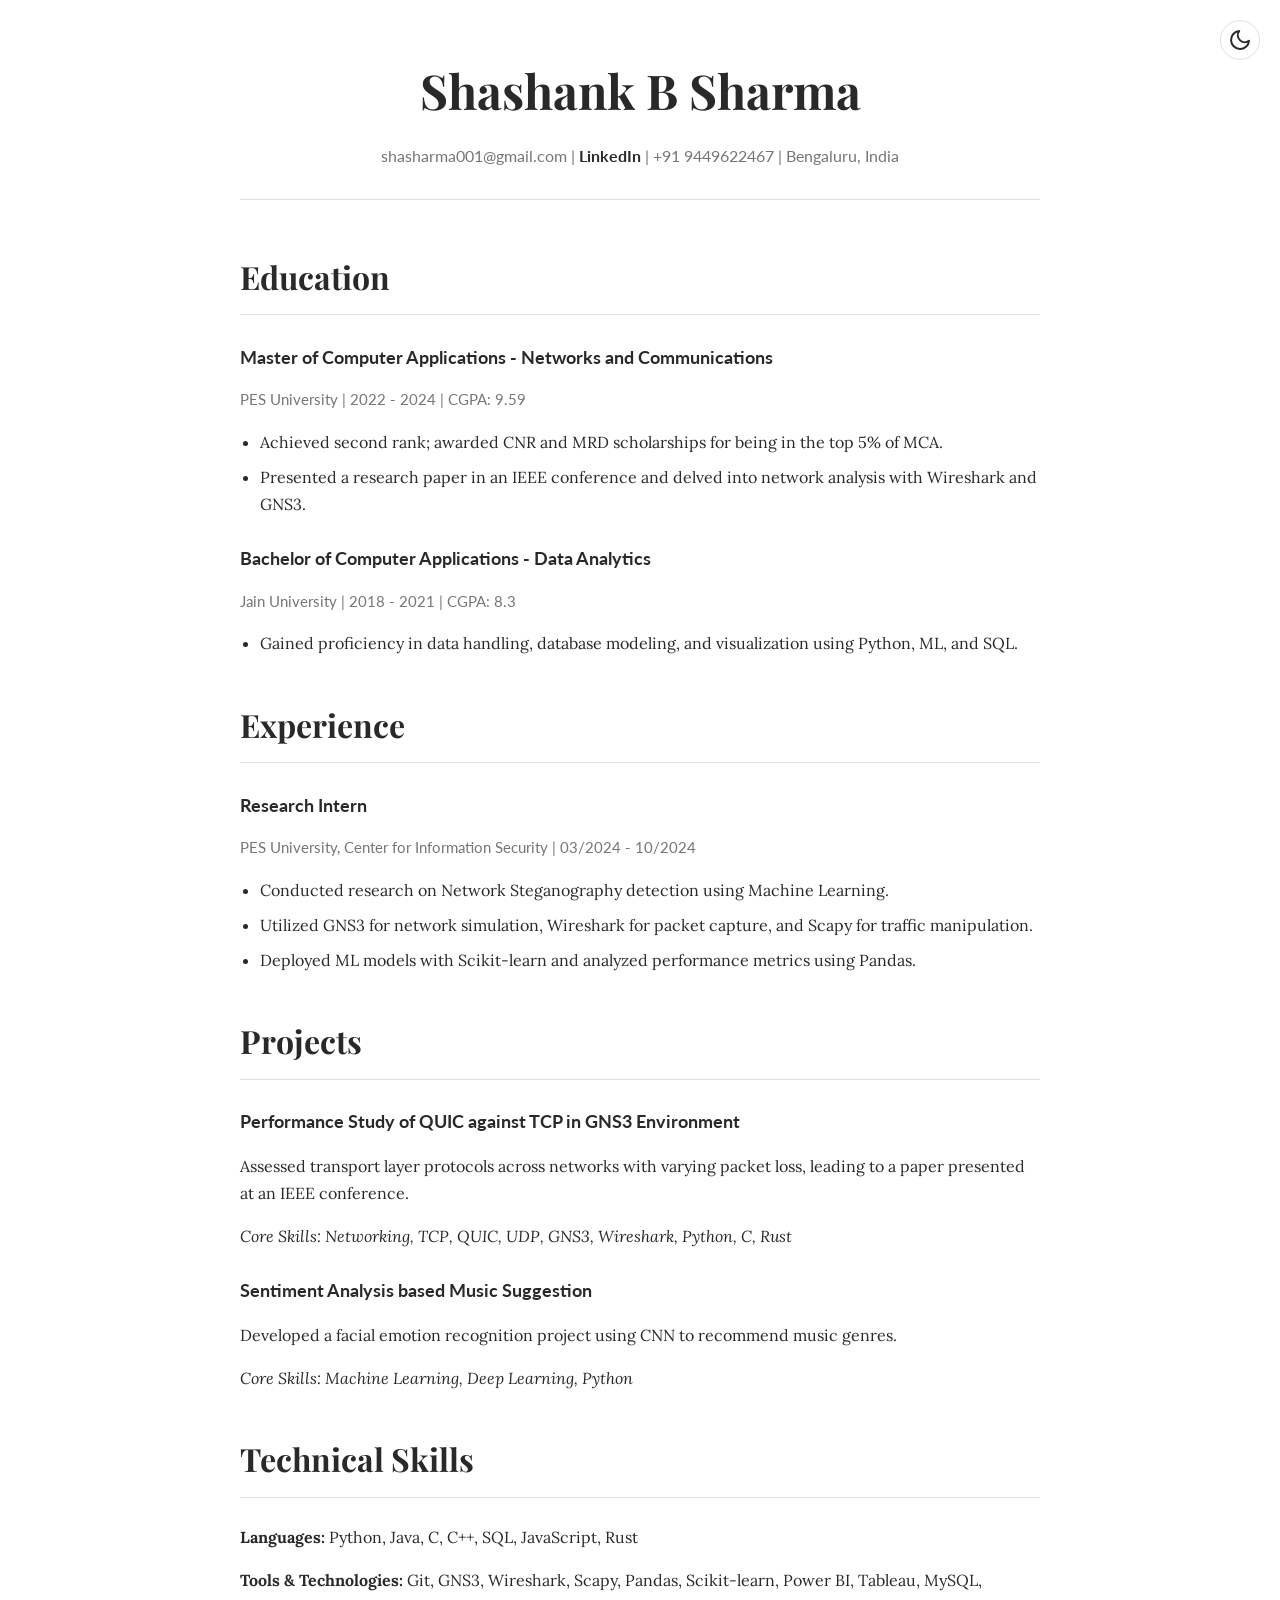
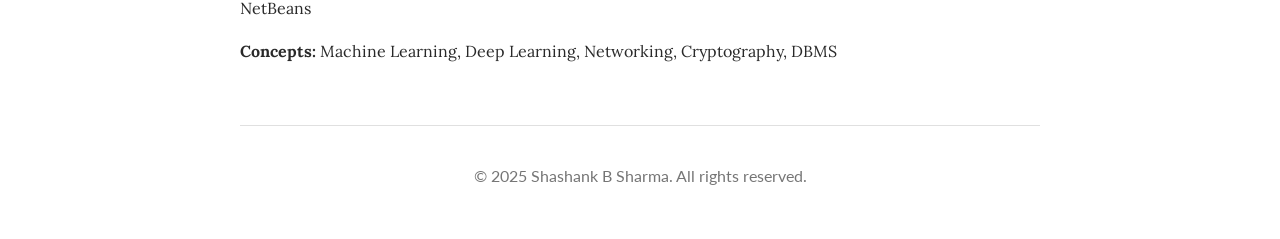
<file: index.html>
<!DOCTYPE html>
<html lang="en" data-theme="light">
<head>
    <meta charset="UTF-8">
    <meta name="viewport" content="width=device-width, initial-scale=1.0">
    <title>Shashank B Sharma | Resume</title>
    <link rel="stylesheet" href="style.css">
</head>
<body>

    <button id="theme-toggle" class="theme-toggle" title="Toggle dark/light mode">
        <!-- SVG icon for theme toggle -->
        <svg xmlns="http://www.w3.org/2000/svg" width="24" height="24" viewBox="0 0 24 24" fill="none" stroke="currentColor" stroke-width="2" stroke-linecap="round" stroke-linejoin="round" class="icon icon-moon"><path d="M21 12.79A9 9 0 1 1 11.21 3 7 7 0 0 0 21 12.79z"></path></svg>
        <svg xmlns="http://www.w3.org/2000/svg" width="24" height="24" viewBox="0 0 24 24" fill="none" stroke="currentColor" stroke-width="2" stroke-linecap="round" stroke-linejoin="round" class="icon icon-sun"><circle cx="12" cy="12" r="5"></circle><line x1="12" y1="1" x2="12" y2="3"></line><line x1="12" y1="21" x2="12" y2="23"></line><line x1="4.22" y1="4.22" x2="5.64" y2="5.64"></line><line x1="18.36" y1="18.36" x2="19.78" y2="19.78"></line><line x1="1" y1="12" x2="3" y2="12"></line><line x1="21" y1="12" x2="23" y2="12"></line><line x1="4.22" y1="19.78" x2="5.64" y2="18.36"></line><line x1="18.36" y1="5.64" x2="19.78" y2="4.22"></line></svg>
    </button>

    <div class="container">
        <header>
            <h1>Shashank B Sharma</h1>
            <p class="subtitle">shasharma001@gmail.com | <a href="https://www.linkedin.com/in/shashank-b-sharma-65809722b/" target="_blank">LinkedIn</a> | +91 9449622467 | Bengaluru, India</p>
        </header>

        <main>
            <section id="education">
                <h2>Education</h2>
                <div class="entry">
                    <h3>Master of Computer Applications - Networks and Communications</h3>
                    <p class="meta">PES University | 2022 - 2024 | CGPA: 9.59</p>
                    <ul>
                        <li>Achieved second rank; awarded CNR and MRD scholarships for being in the top 5% of MCA.</li>
                        <li>Presented a research paper in an IEEE conference and delved into network analysis with Wireshark and GNS3.</li>
                    </ul>
                </div>
                <div class="entry">
                    <h3>Bachelor of Computer Applications - Data Analytics</h3>
                    <p class="meta">Jain University | 2018 - 2021 | CGPA: 8.3</p>
                    <ul>
                        <li>Gained proficiency in data handling, database modeling, and visualization using Python, ML, and SQL.</li>
                    </ul>
                </div>
            </section>

            <section id="experience">
                <h2>Experience</h2>
                <div class="entry">
                    <h3>Research Intern</h3>
                    <p class="meta">PES University, Center for Information Security | 03/2024 - 10/2024</p>
                    <ul>
                        <li>Conducted research on Network Steganography detection using Machine Learning.</li>
                        <li>Utilized GNS3 for network simulation, Wireshark for packet capture, and Scapy for traffic manipulation.</li>
                        <li>Deployed ML models with Scikit-learn and analyzed performance metrics using Pandas.</li>
                    </ul>
                </div>
            </section>

            <section id="projects">
                <h2>Projects</h2>
                <div class="entry">
                    <h3>Performance Study of QUIC against TCP in GNS3 Environment</h3>
                    <p>Assessed transport layer protocols across networks with varying packet loss, leading to a paper presented at an IEEE conference.</p>
                    <p><em>Core Skills: Networking, TCP, QUIC, UDP, GNS3, Wireshark, Python, C, Rust</em></p>
                </div>
                <div class="entry">
                    <h3>Sentiment Analysis based Music Suggestion</h3>
                    <p>Developed a facial emotion recognition project using CNN to recommend music genres.</p>
                    <p><em>Core Skills: Machine Learning, Deep Learning, Python</em></p>
                </div>
            </section>

            <section id="skills">
                <h2>Technical Skills</h2>
                <p><strong>Languages:</strong> Python, Java, C, C++, SQL, JavaScript, Rust</p>
                <p><strong>Tools & Technologies:</strong> Git, GNS3, Wireshark, Scapy, Pandas, Scikit-learn, Power BI, Tableau, MySQL, NetBeans</p>
                <p><strong>Concepts:</strong> Machine Learning, Deep Learning, Networking, Cryptography, DBMS</p>
            </section>


        </main>
        
        <footer>
            <p>&copy; 2025 Shashank B Sharma. All rights reserved.</p>
        </footer>
    </div>

    <script src="script.js"></script>
</body>
</html>
</file>
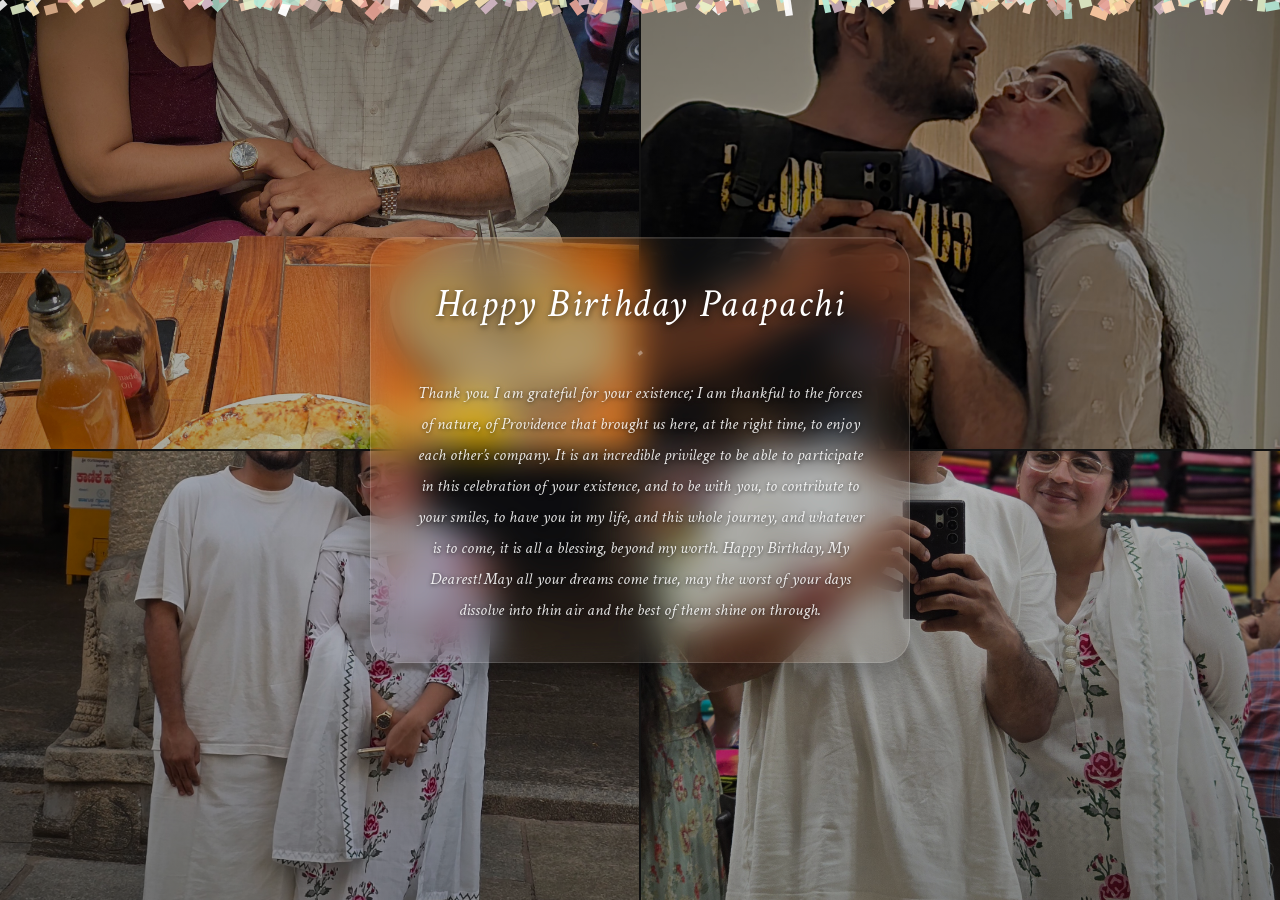
<file: paapachi/index.html>
<!DOCTYPE html>
<html lang="en">
<head>
    <meta charset="UTF-8">
    <meta name="viewport" content="width=device-width, initial-scale=1.0">
    <title>Happy Birthday</title>

    <!-- Google Fonts -->
    <link rel="preconnect" href="https://fonts.googleapis.com">
    <link rel="preconnect" href="https://fonts.gstatic.com" crossorigin>
    <link href="https://fonts.googleapis.com/css2?family=Cormorant+Garamond:wght@300;400&family=Cinzel:wght@300;400&family=Crimson+Text:ital,wght@0,300;1,300;1,400&display=swap" rel="stylesheet">

    <link rel="stylesheet" href="style.css">
</head>
<body>

    <!-- Confetti canvas -->
    <canvas id="confetti-canvas"></canvas>

    <!-- 2x2 photo grid — the entire background -->
    <div id="photo-grid">
        <div class="photo-cell" id="photo-1"></div>
        <div class="photo-cell" id="photo-2"></div>
        <div class="photo-cell" id="photo-3"></div>
        <div class="photo-cell" id="photo-4"></div>
    </div>

    <!-- Birthday wishes — hidden until confetti fires -->
    <div id="birthday-container">
        <h2 class="birthday-heading">Happy Birthday Paapachi</h2>
        <p class="birthday-text">Thank you. I am grateful for your existence; I am thankful to the forces of nature, of Providence that brought us here, at the right time, to enjoy each other’s company. It is an incredible privilege to be able to participate in this celebration of your existence, and to be with you, to contribute to your smiles, to have you in my life, and this whole journey, and whatever is to come, it is all a blessing, beyond my worth. Happy Birthday, My Dearest! May all your dreams come true, may the worst of your days dissolve into thin air and the best of them shine on through.</p>
    </div>

    <script src="script.js"></script>
</body>
</html>
</file>
<file: style.css>
/* Import Fonts */
@import url('https://fonts.googleapis.com/css?family=Lato:400,700|Lora|Playfair+Display:700i,900');

/* CSS Variables for Theming */
:root {
    --bg-color: #ffffff;
    --text-color: rgba(0, 0, 0, 0.84);
    --text-color-light: rgba(0, 0, 0, 0.54);
    --accent-color: #000;
    --border-color: rgba(0, 0, 0, 0.12);
    --hover-bg-color: rgba(0, 0, 0, 0.05);
    --header-font: "Playfair Display", serif;
    --body-font: 'Lora', serif;
    --meta-font: 'Lato', sans-serif;
}

[data-theme="dark"] {
    --bg-color: #121212;
    --text-color: rgba(255, 255, 255, 0.87);
    --text-color-light: rgba(255, 255, 255, 0.6);
    --accent-color: #fff;
    --border-color: rgba(255, 255, 255, 0.12);
    --hover-bg-color: rgba(255, 255, 255, 0.08);
}

/* Base Styles */
html, body {
    margin: 0;
    padding: 0;
    width: 100%;
    background-color: var(--bg-color);
    color: var(--text-color);
    font-family: var(--body-font);
    line-height: 1.7;
    transition: background-color 0.3s ease, color 0.3s ease;
}

.container {
    max-width: 800px;
    margin: 50px auto;
    padding: 0 25px;
}

/* Header & Typography */
header {
    text-align: center;
    margin-bottom: 50px;
    border-bottom: 1px solid var(--border-color);
    padding-bottom: 30px;
}

h1 {
    font-family: var(--header-font);
    font-size: 48px;
    margin-bottom: 10px;
}

h2 {
    font-family: var(--header-font);
    font-size: 32px;
    border-bottom: 1px solid var(--border-color);
    padding-bottom: 10px;
    margin-top: 40px;
}

h3 {
    font-family: var(--meta-font);
    font-weight: 700;
    font-size: 18px;
    margin-bottom: 5px;
}

.subtitle {
    font-family: var(--meta-font);
    color: var(--text-color-light);
    margin: 0 auto;
    max-width: 600px;
}

a {
    text-decoration: none;
    color: var(--text-color);
    font-weight: 700;
    transition: opacity 0.3s ease;
}

a:hover {
    opacity: 0.7;
}

/* Sections & Entries */
.entry {
    margin-bottom: 25px;
}

.meta {
    font-family: var(--meta-font);
    color: var(--text-color-light);
    font-size: 15px;
}

ul {
    padding-left: 20px;
}

li {
    margin-bottom: 8px;
}

footer {
    text-align: center;
    margin-top: 60px;
    padding-top: 20px;
    border-top: 1px solid var(--border-color);
    color: var(--text-color-light);
    font-family: var(--meta-font);
}

/* Theme Toggle Button */
.theme-toggle {
    position: fixed;
    top: 20px;
    right: 20px;
    background: transparent;
    border: 1px solid var(--border-color);
    border-radius: 50%;
    width: 40px;
    height: 40px;
    cursor: pointer;
    display: flex;
    align-items: center;
    justify-content: center;
    transition: background-color 0.3s ease, border-color 0.3s ease;
}

.theme-toggle:hover {
    background-color: var(--hover-bg-color);
}

.theme-toggle .icon {
    stroke: var(--text-color);
}

.icon-sun { display: none; }
.icon-moon { display: block; }
[data-theme="dark"] .icon-sun { display: block; }
[data-theme="dark"] .icon-moon { display: none; }

/* Responsive Design */
@media (max-width: 768px) {
    .container {
        margin-top: 20px;
        padding: 0 15px;
    }
    h1 {
        font-size: 36px;
    }
    h2 {
        font-size: 28px;
    }
    .theme-toggle {
        top: 15px;
        right: 15px;
    }
}
</file>
<file: paapachi/style.css>
/* ============================================
   Global Reset & Variables
   ============================================ */
* {
    margin: 0;
    padding: 0;
    box-sizing: border-box;
}

:root {
    --font-numbers:  'Cormorant Garamond', serif;
    --font-elegant:  'Cinzel', serif;
    --font-message:  'Crimson Text', serif;

    --glass-bg:      rgba(255, 255, 255, 0.04);
    --glass-border:  rgba(255, 255, 255, 0.14);
    --text-primary:  #ffffff;
    --text-soft:     rgba(255, 255, 255, 0.88);
}

html, body {
    width: 100%;
    height: 100%;
    overflow: hidden;
    background: #0d0d0d;
    font-family: var(--font-elegant);
    color: var(--text-primary);
}

/* ============================================
   Confetti Canvas
   ============================================ */
#confetti-canvas {
    position: fixed;
    top: 0;
    left: 0;
    width: 100%;
    height: 100%;
    pointer-events: none;
    z-index: 100;
}

/* ============================================
   Photo Grid — fills entire viewport
   ============================================ */
#photo-grid {
    position: fixed;
    top: 0;
    left: 0;
    width: 100%;
    height: 100%;
    display: grid;
    grid-template-columns: 1fr 1fr;
    grid-template-rows: 1fr 1fr;
    z-index: 0;

    /* Fade in on page load */
    opacity: 0;
    animation: gridFadeIn 1.2s ease-out 0.1s forwards;
}

@keyframes gridFadeIn {
    from { opacity: 0; }
    to   { opacity: 1; }
}

.photo-cell {
    width: 100%;
    height: 100%;
    background-size: cover;
    background-position: center;
    background-repeat: no-repeat;
}

/* Each photo — tries multiple formats via JS */
#photo-1 { background-image: url('images/b1.jpg'); }
#photo-2 { background-image: url('images/b2.jpg'); }
#photo-3 { background-image: url('images/b3.jpg'); }
#photo-4 { background-image: url('images/b4.jpg'); }

/* Subtle dark vignette over the grid for readability */
#photo-grid::after {
    content: '';
    position: absolute;
    inset: 0;
    pointer-events: none;
    background: radial-gradient(
        ellipse at center,
        rgba(0,0,0,0.18) 0%,
        rgba(0,0,0,0.48) 100%
    );
}

/* Thin gap line between photos */
#photo-grid {
    gap: 2px;
    background: rgba(255, 255, 255, 0.06);
}

/* ============================================
   Birthday Container
   ============================================ */
#birthday-container {
    position: fixed;
    top: 50%;
    left: 50%;
    transform: translate(-50%, -50%) scale(0.92);
    z-index: 10;

    width: min(540px, 88vw);
    text-align: center;
    padding: 2.5rem 2.75rem 2.25rem;

    background: var(--glass-bg);
    backdrop-filter: blur(18px) saturate(160%);
    -webkit-backdrop-filter: blur(18px) saturate(160%);
    border-radius: 28px;
    border: 1px solid var(--glass-border);
    box-shadow:
        0 8px 40px rgba(0, 0, 0, 0.35),
        inset 0 1px 0 rgba(255, 255, 255, 0.1);

    /* Hidden by default — revealed after confetti */
    opacity: 0;
    pointer-events: none;
    transition: opacity 0.9s ease, transform 0.9s ease;
}

#birthday-container.visible {
    opacity: 1;
    pointer-events: auto;
    transform: translate(-50%, -50%) scale(1);

    /* Gentle breathing, matches old countdown style */
    animation: breathe 8s ease-in-out 0.9s infinite;
}

@keyframes breathe {
    0%, 100% { transform: translate(-50%, -50%) scale(1); }
    50%       { transform: translate(-50%, -50%) scale(1.015); }
}

/* ============================================
   Birthday Typography
   ============================================ */
.birthday-heading {
    font-family: var(--font-message);
    font-size: 2.5rem;
    font-weight: 300;
    font-style: italic;
    letter-spacing: 0.04em;
    color: var(--text-primary);
    margin-bottom: 1.25rem;
    text-shadow:
        0 2px 6px rgba(0, 0, 0, 0.6),
        0 0 24px rgba(255, 255, 255, 0.08);
}

/* Decorative divider — same diamond style as before */
.birthday-heading::after {
    content: '◆';
    display: block;
    font-size: 0.45rem;
    letter-spacing: 0;
    color: rgba(255, 255, 255, 0.35);
    margin-top: 1.1rem;
    text-shadow: 0 0 8px rgba(255, 255, 255, 0.3);
}

.birthday-text {
    font-family: var(--font-message);
    font-size: 1.05rem;
    font-weight: 300;
    font-style: italic;
    line-height: 1.85;
    color: var(--text-soft);
    text-shadow: 0 1px 4px rgba(0, 0, 0, 0.65);
}

/* ============================================
   Responsive
   ============================================ */
@media (max-width: 600px) {
    #birthday-container {
        padding: 2rem 1.75rem 1.75rem;
        border-radius: 22px;
    }

    .birthday-heading {
        font-size: 2rem;
        margin-bottom: 1rem;
    }

    .birthday-text {
        font-size: 0.97rem;
        line-height: 1.8;
    }
}

@media (max-width: 380px) {
    #birthday-container {
        padding: 1.75rem 1.25rem 1.5rem;
    }

    .birthday-heading {
        font-size: 1.75rem;
    }

    .birthday-text {
        font-size: 0.92rem;
    }
}
</file>
